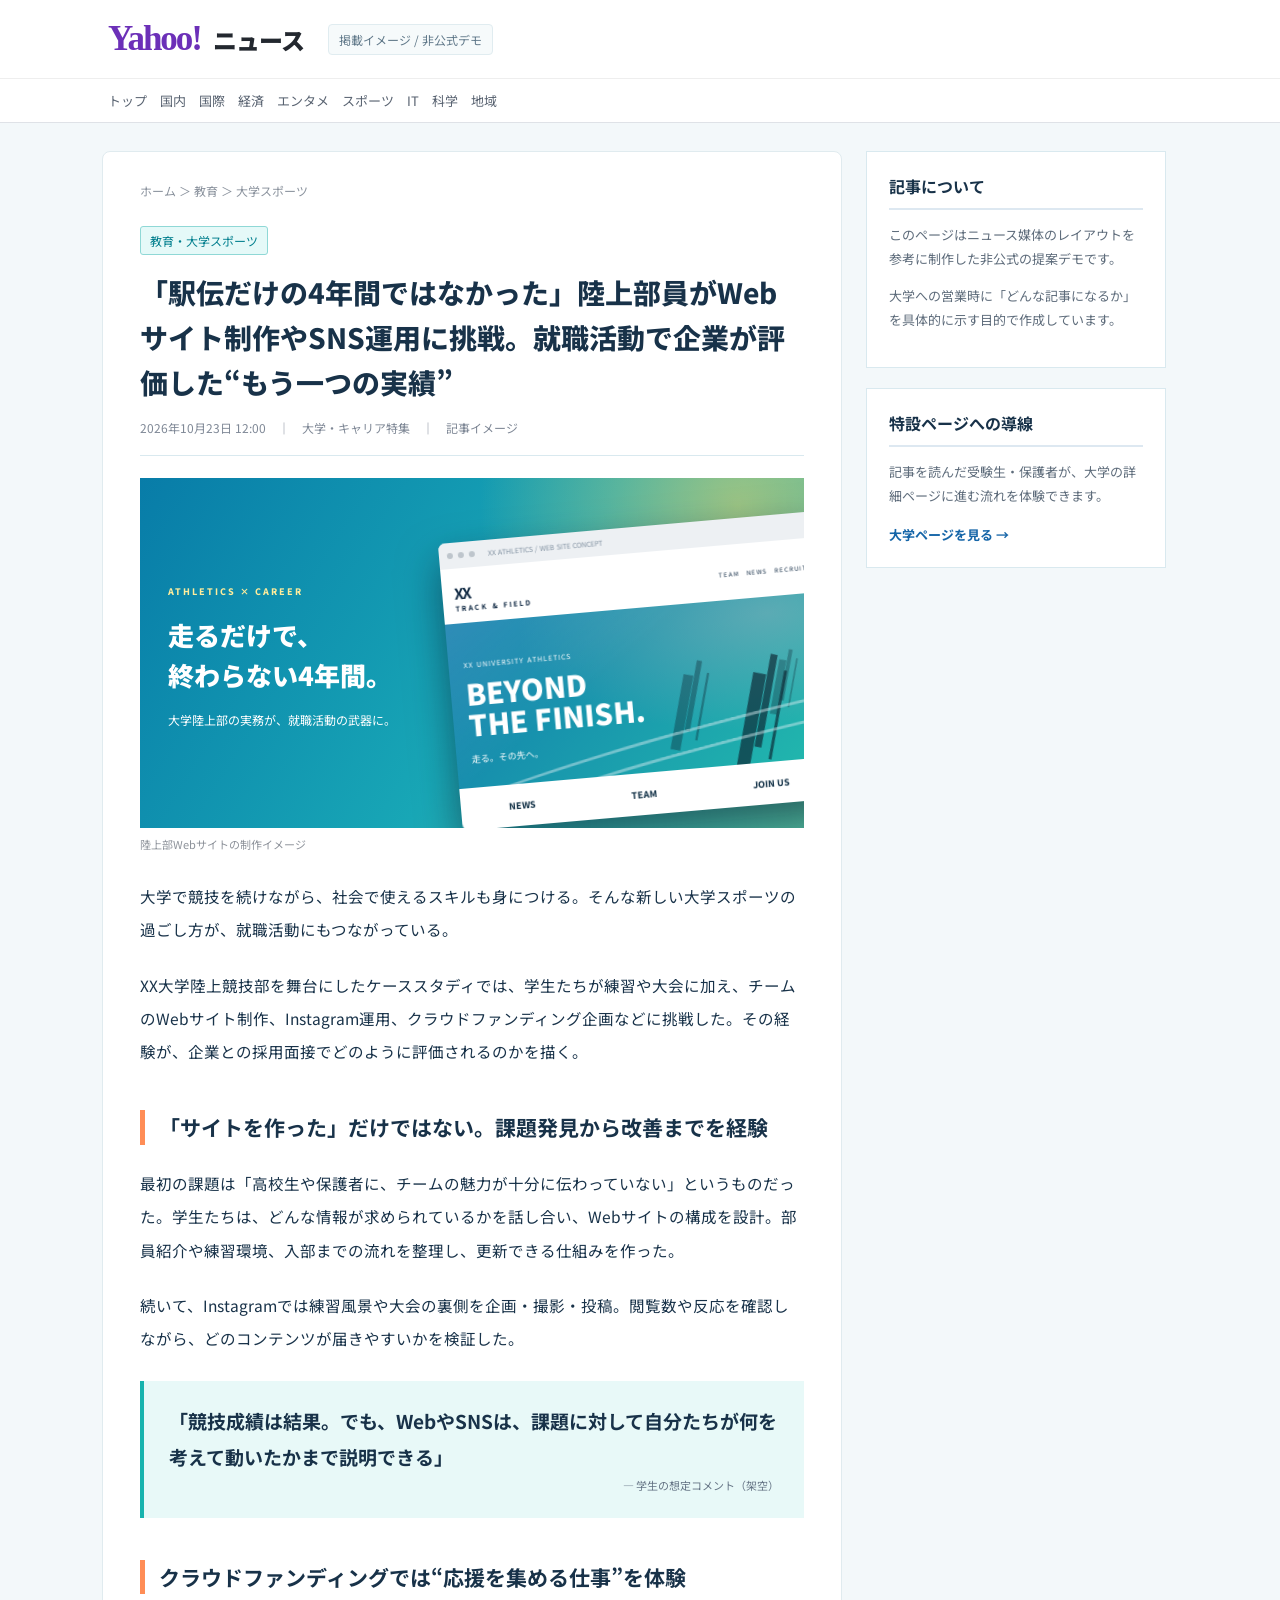
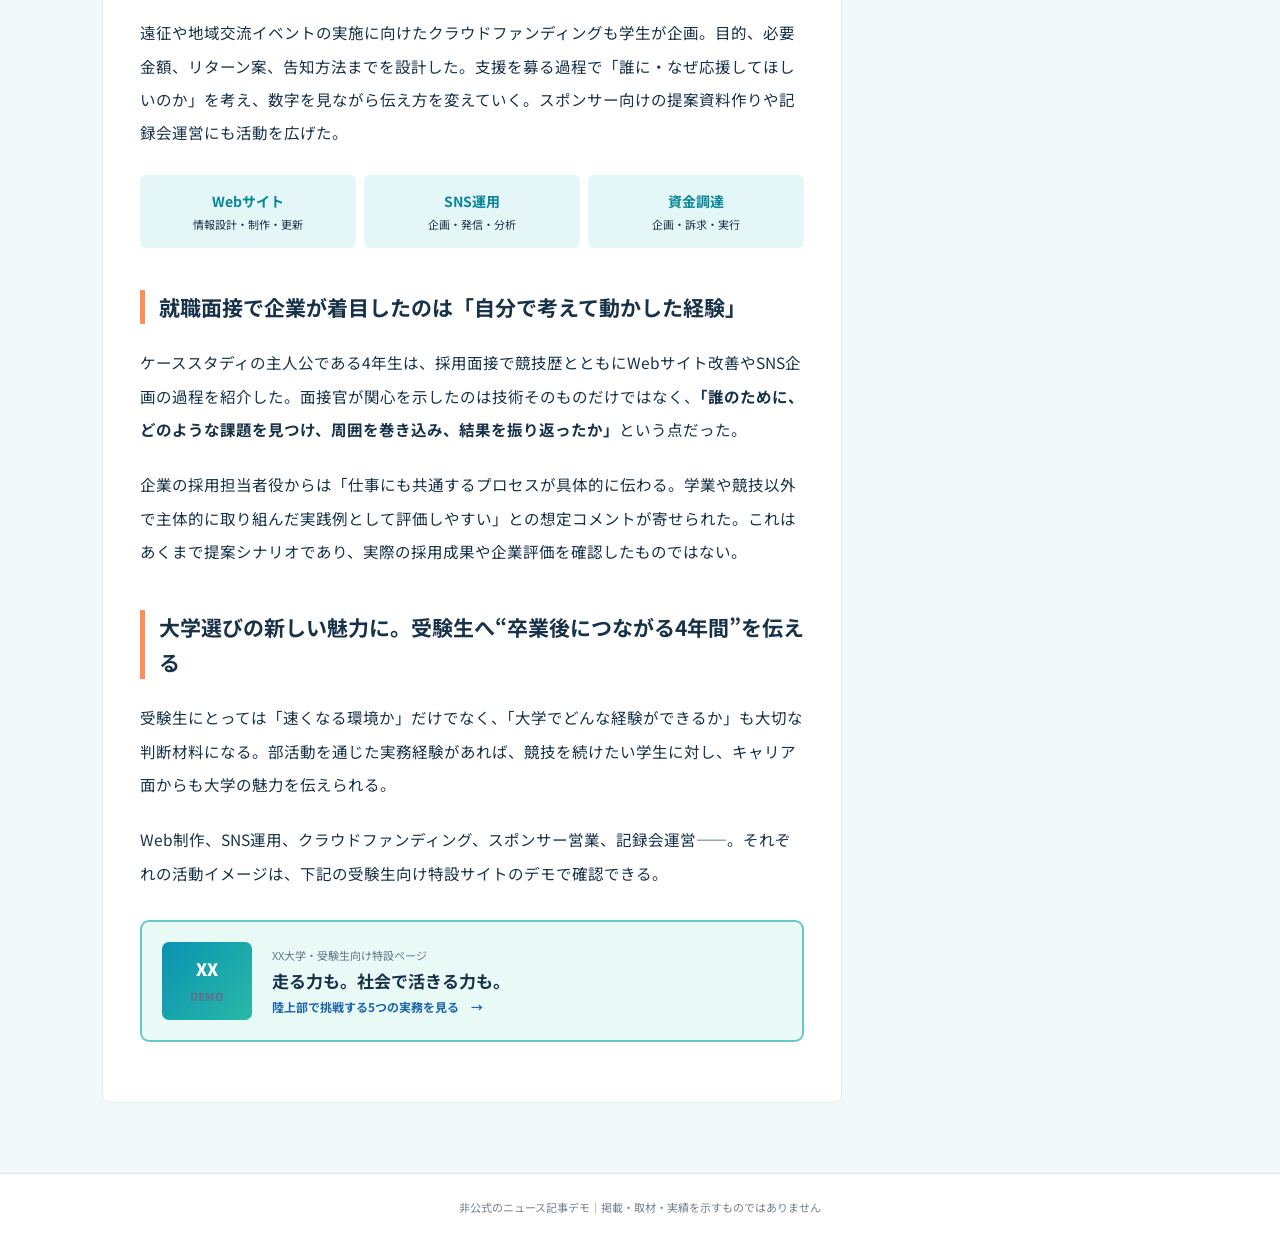
<file: index.html>
<!DOCTYPE html>
<html lang="ja"><head><meta charset="utf-8"/><meta content="width=device-width,initial-scale=1" name="viewport"/><title>大学陸上部の実務経験が就職活動の強みに｜ニュース記事デモ</title><link href="style.css" rel="stylesheet"/></head><body class="news-page">
<header class="news-header"><div class="news-header-inner"><a aria-label="Yahoo!ニュース風の記事デモ" class="yahoo-mark" href="index.html"><span class="yahoo-word">Yahoo!</span><span class="yahoo-news">ニュース</span></a><span class="header-demo">掲載イメージ / 非公式デモ</span></div><nav class="news-nav"><div>トップ　国内　国際　経済　エンタメ　スポーツ　IT　科学　地域</div></nav></header>
<main class="news-layout"><article class="news-article"><div class="news-breadcrumb">ホーム ＞ 教育 ＞ 大学スポーツ</div><div class="news-tag">教育・大学スポーツ</div><h1>「駅伝だけの4年間ではなかった」陸上部員がWebサイト制作やSNS運用に挑戦。就職活動で企業が評価した“もう一つの実績”</h1><div class="news-meta">2026年10月23日 12:00　｜　大学・キャリア特集　｜　記事イメージ</div><div class="news-hero"><div class="story-hero-heading"><small>ATHLETICS × CAREER</small><strong>走るだけで、<br/>終わらない4年間。</strong><span>大学陸上部の実務が、就職活動の武器に。</span></div><div class="story-web-preview"><div class="mock-browser"><div class="browser-dots"><i></i><i></i><i></i><span>XX ATHLETICS / WEB SITE CONCEPT</span></div><div class="track-site"><div class="track-site-head"><b>XX <em>TRACK &amp; FIELD</em></b><span>TEAM　NEWS　RECRUIT</span></div><div class="track-site-main"><div class="runners-art"><i></i><i></i><i></i><div class="lane lane1"></div><div class="lane lane2"></div></div><div class="track-site-overlay"><small>XX UNIVERSITY ATHLETICS</small><strong>BEYOND<br/>THE FINISH.</strong><span>走る。その先へ。</span></div></div><div class="track-site-cards"><span>NEWS</span><span>TEAM</span><span>JOIN US</span></div></div></div></div></div><p class="image-caption">陸上部Webサイトの制作イメージ</p>
<p>大学で競技を続けながら、社会で使えるスキルも身につける。そんな新しい大学スポーツの過ごし方が、就職活動にもつながっている。</p><p>XX大学陸上競技部を舞台にしたケーススタディでは、学生たちが練習や大会に加え、チームのWebサイト制作、Instagram運用、クラウドファンディング企画などに挑戦した。その経験が、企業との採用面接でどのように評価されるのかを描く。</p>
<h2>「サイトを作った」だけではない。課題発見から改善までを経験</h2><p>最初の課題は「高校生や保護者に、チームの魅力が十分に伝わっていない」というものだった。学生たちは、どんな情報が求められているかを話し合い、Webサイトの構成を設計。部員紹介や練習環境、入部までの流れを整理し、更新できる仕組みを作った。</p><p>続いて、Instagramでは練習風景や大会の裏側を企画・撮影・投稿。閲覧数や反応を確認しながら、どのコンテンツが届きやすいかを検証した。</p><div class="article-pullquote">「競技成績は結果。でも、WebやSNSは、課題に対して自分たちが何を考えて動いたかまで説明できる」<small>― 学生の想定コメント（架空）</small></div>
<h2>クラウドファンディングでは“応援を集める仕事”を体験</h2><p>遠征や地域交流イベントの実施に向けたクラウドファンディングも学生が企画。目的、必要金額、リターン案、告知方法までを設計した。支援を募る過程で「誰に・なぜ応援してほしいのか」を考え、数字を見ながら伝え方を変えていく。スポンサー向けの提案資料作りや記録会運営にも活動を広げた。</p><div class="news-mini-grid"><div><b>Webサイト</b><span>情報設計・制作・更新</span></div><div><b>SNS運用</b><span>企画・発信・分析</span></div><div><b>資金調達</b><span>企画・訴求・実行</span></div></div>
<h2>就職面接で企業が着目したのは「自分で考えて動かした経験」</h2><p>ケーススタディの主人公である4年生は、採用面接で競技歴とともにWebサイト改善やSNS企画の過程を紹介した。面接官が関心を示したのは技術そのものだけではなく、<strong>「誰のために、どのような課題を見つけ、周囲を巻き込み、結果を振り返ったか」</strong>という点だった。</p><p>企業の採用担当者役からは「仕事にも共通するプロセスが具体的に伝わる。学業や競技以外で主体的に取り組んだ実践例として評価しやすい」との想定コメントが寄せられた。これはあくまで提案シナリオであり、実際の採用成果や企業評価を確認したものではない。</p><h2>大学選びの新しい魅力に。受験生へ“卒業後につながる4年間”を伝える</h2><p>受験生にとっては「速くなる環境か」だけでなく、「大学でどんな経験ができるか」も大切な判断材料になる。部活動を通じた実務経験があれば、競技を続けたい学生に対し、キャリア面からも大学の魅力を伝えられる。</p><p>Web制作、SNS運用、クラウドファンディング、スポンサー営業、記録会運営――。それぞれの活動イメージは、下記の受験生向け特設サイトのデモで確認できる。</p>
<a class="article-link-card" href="university.html"><div class="linkcard-icon">XX<br/><small>DEMO</small></div><div><small>XX大学・受験生向け特設ページ</small><strong>走る力も。社会で活きる力も。</strong><span>陸上部で挑戦する5つの実務を見る　→</span></div></a></article><aside class="news-aside"><div class="sidebox"><b>記事について</b><p>このページはニュース媒体のレイアウトを参考に制作した非公式の提案デモです。</p><p>大学への営業時に「どんな記事になるか」を具体的に示す目的で作成しています。</p></div><div class="sidebox"><b>特設ページへの導線</b><p>記事を読んだ受験生・保護者が、大学の詳細ページに進む流れを体験できます。</p><a href="university.html">大学ページを見る →</a></div></aside></main><footer class="news-footer">非公式のニュース記事デモ｜掲載・取材・実績を示すものではありません</footer></body></html>
</file>
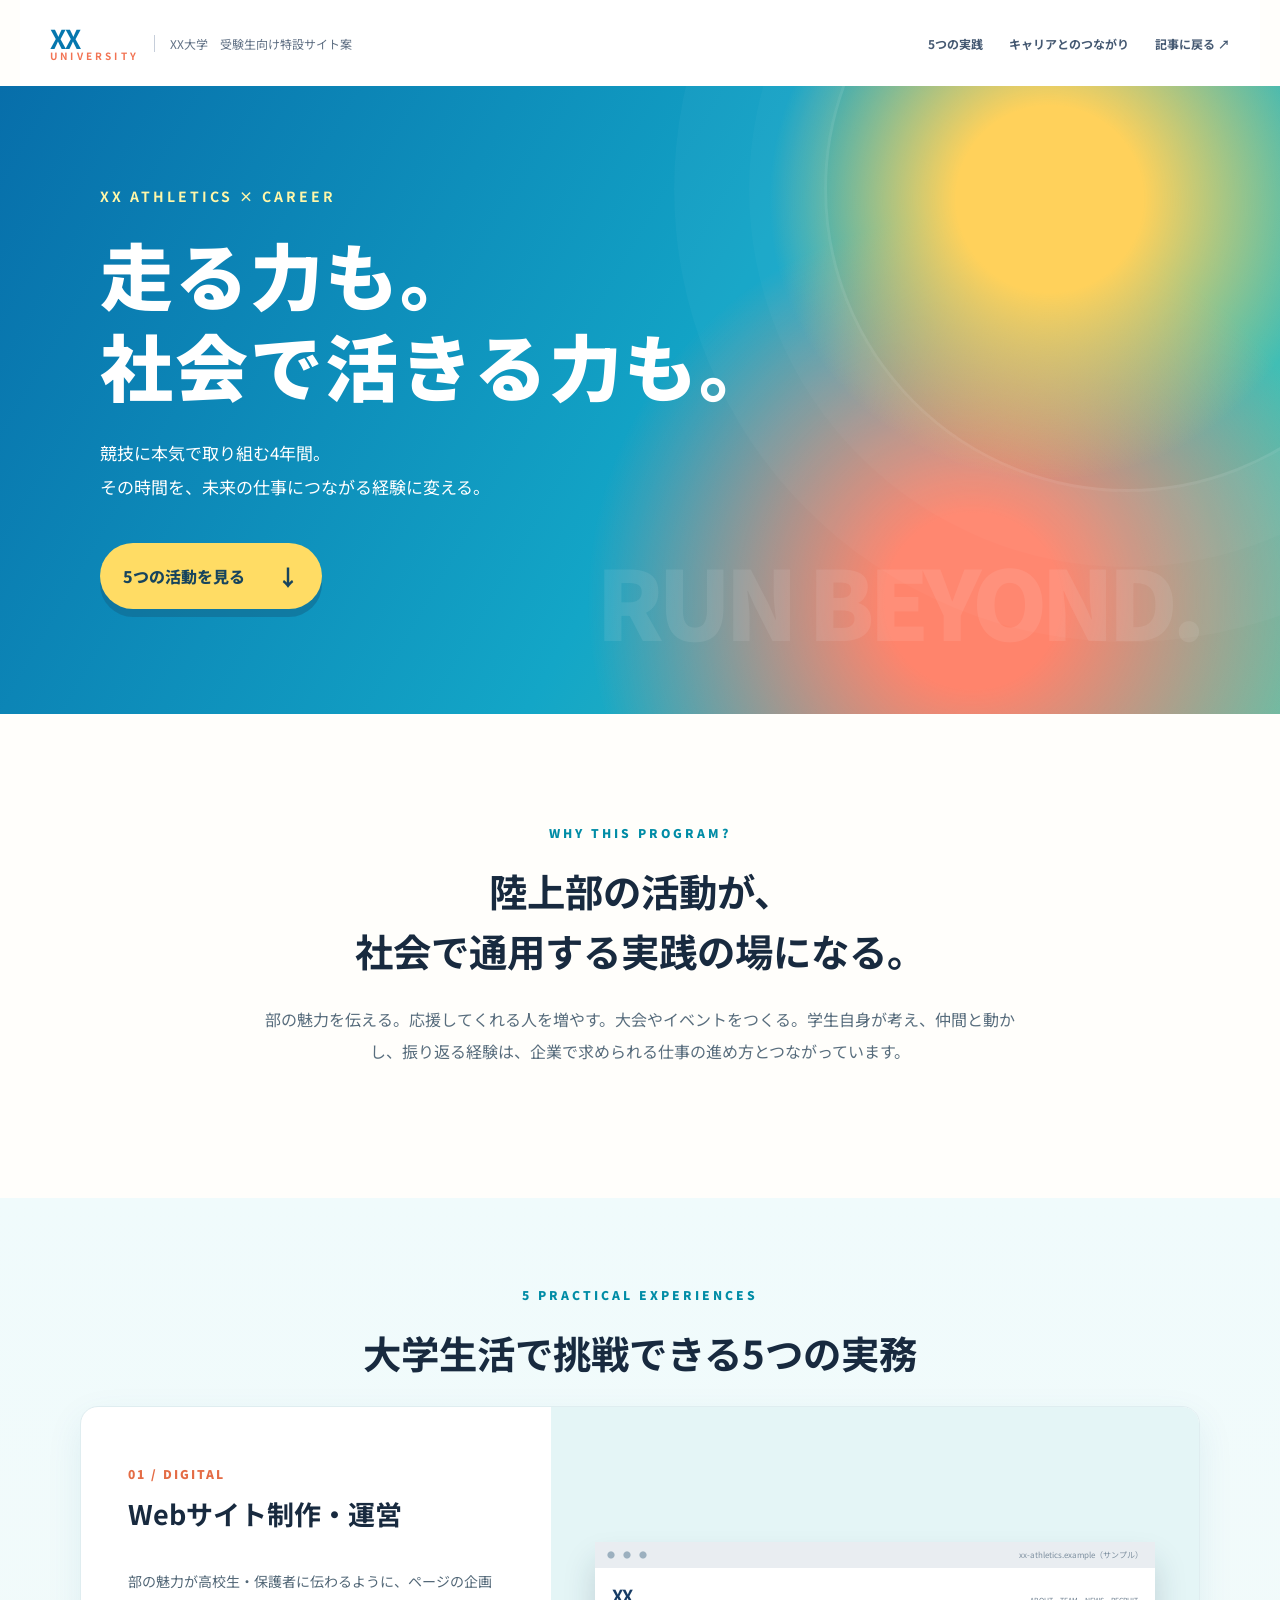
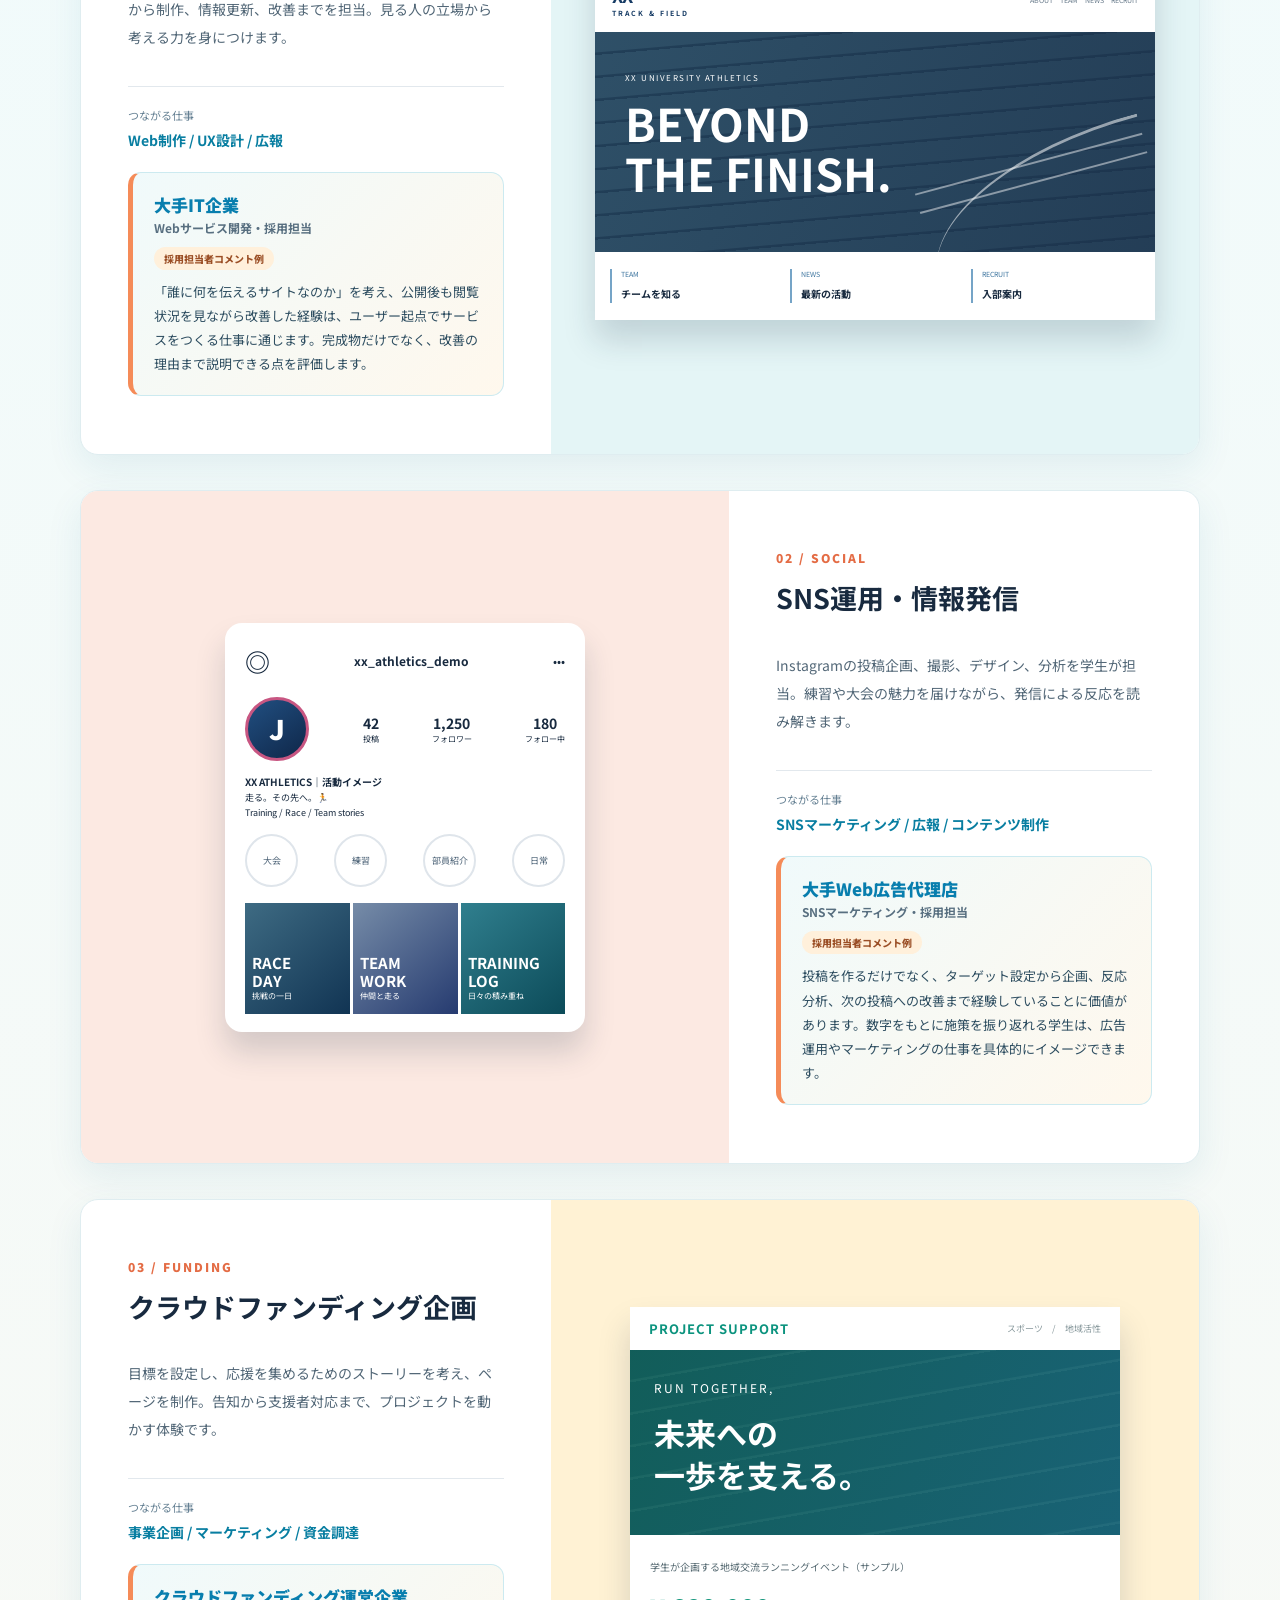
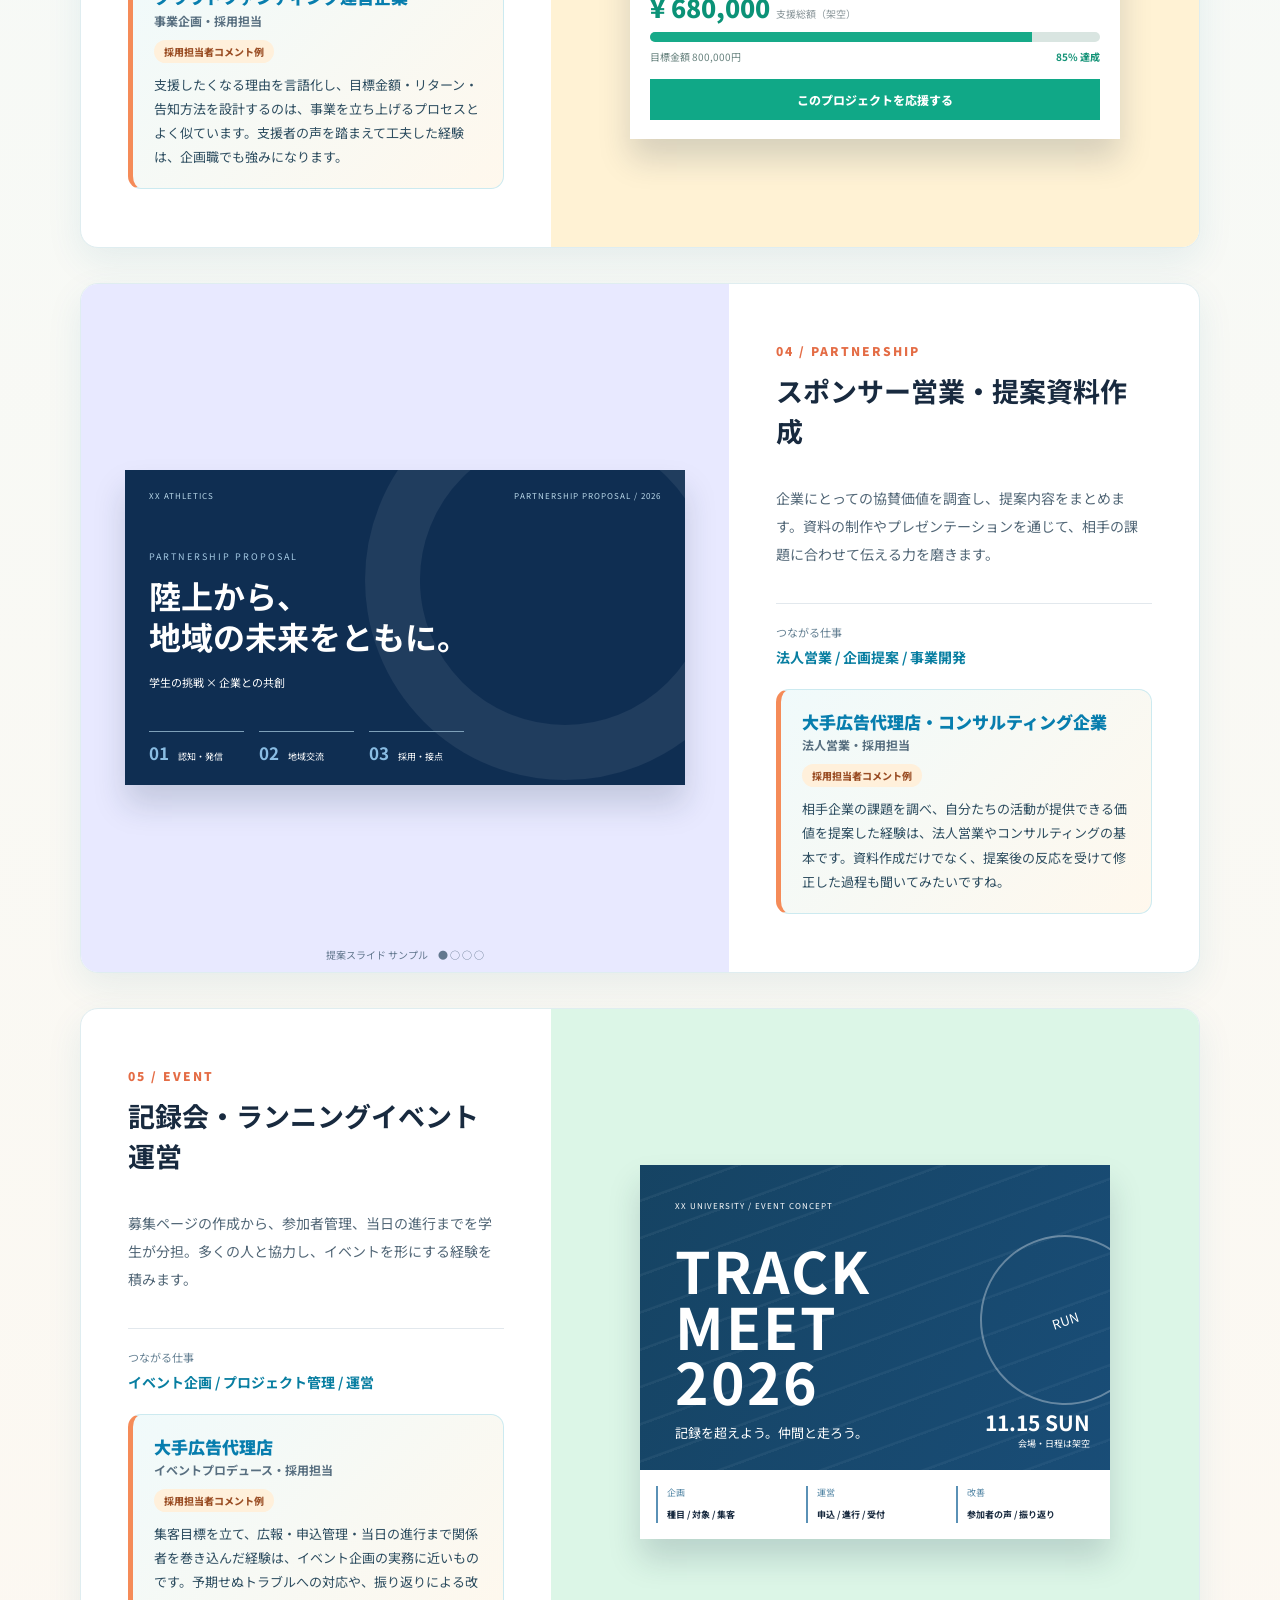
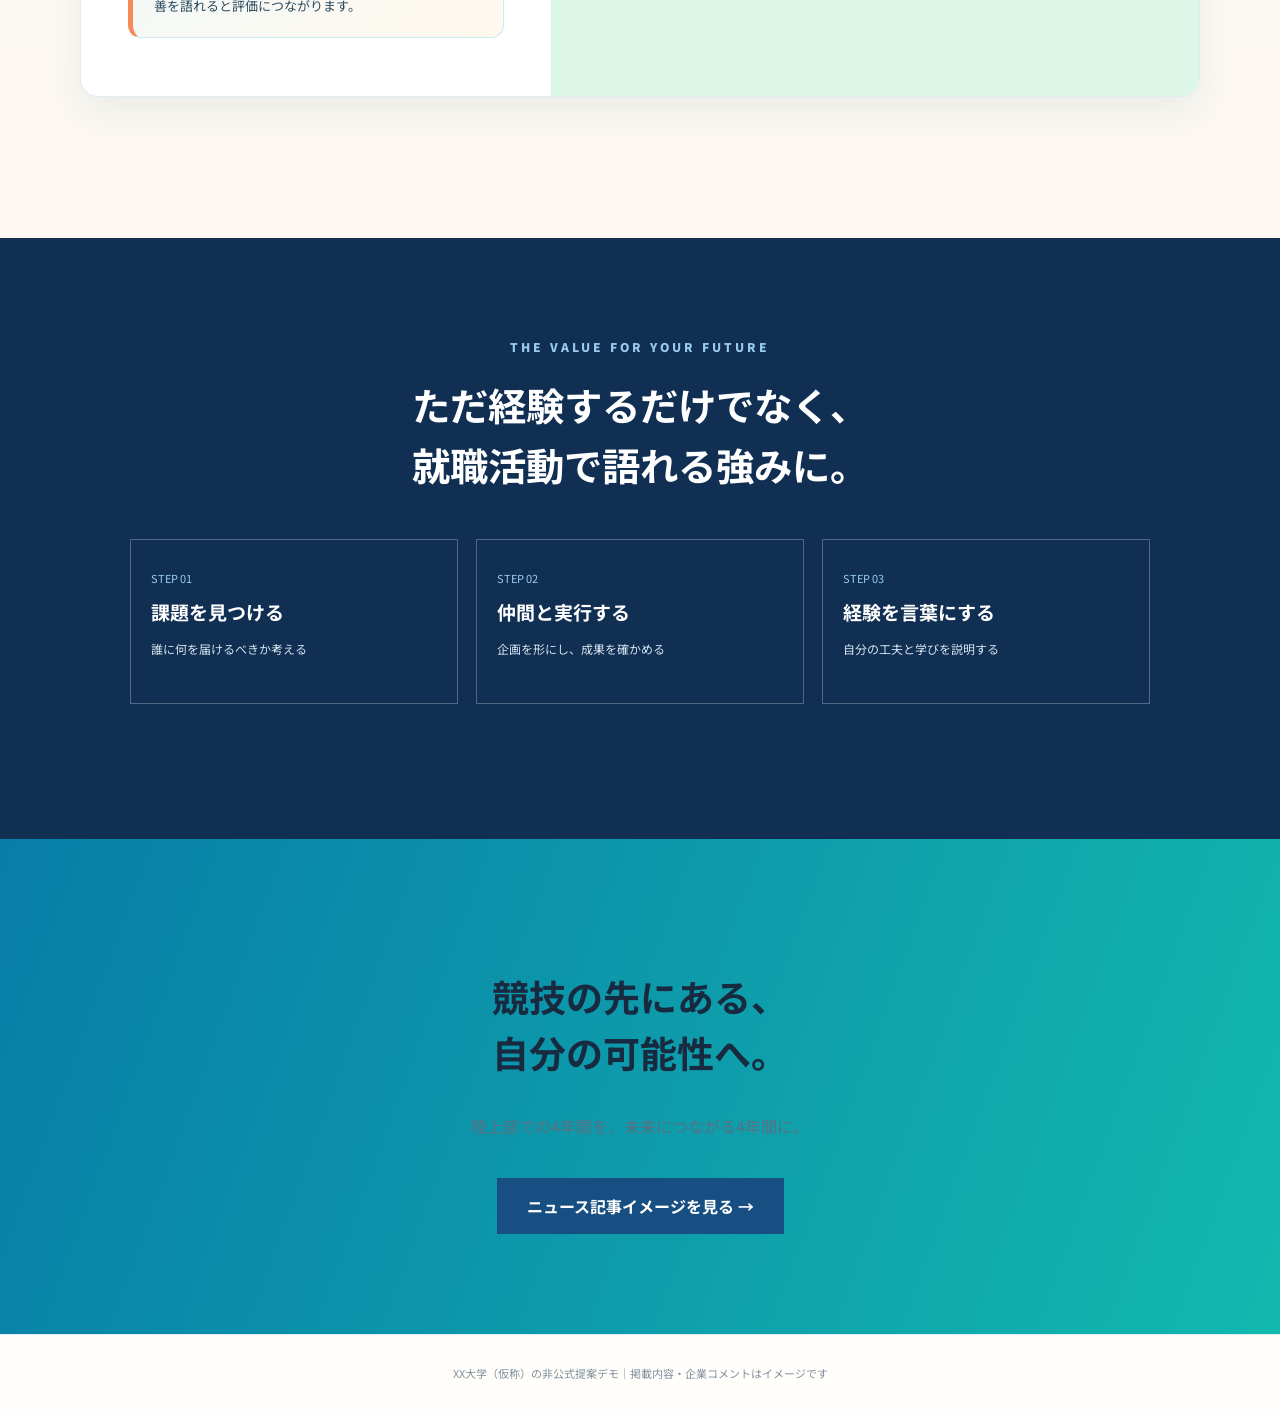
<file: university.html>
<!DOCTYPE html>

<html lang="ja"><head><meta charset="utf-8"/><meta content="width=device-width,initial-scale=1" name="viewport"/><title>走る力も。社会で活きる力も。｜XX大学・受験生向け構想デモ</title><link href="style.css" rel="stylesheet"/></head><body class="university-page"><header class="uni-header"><a class="uni-brand" href="university.html"><b>XX<span>UNIVERSITY</span></b><small>XX大学　受験生向け特設サイト案</small></a><nav><a href="#activities">5つの実践</a><a href="#future">キャリアとのつながり</a><a href="index.html">記事に戻る ↗</a></nav></header><section class="uni-hero"><div class="uni-hero-inner"><div class="uni-tag">XX ATHLETICS × CAREER</div><h1>走る力も。<br/>社会で活きる力も。</h1><p>競技に本気で取り組む4年間。<br/>その時間を、未来の仕事につながる経験に変える。</p><a class="uni-cta" href="#activities">5つの活動を見る <span>↓</span></a><div class="hero-line">RUN BEYOND.</div></div></section><main class="uni-main"><section class="uni-intro"><div class="section-eyebrow">WHY THIS PROGRAM?</div><h2>陸上部の活動が、<br/>社会で通用する実践の場になる。</h2><p>部の魅力を伝える。応援してくれる人を増やす。大会やイベントをつくる。学生自身が考え、仲間と動かし、振り返る経験は、企業で求められる仕事の進め方とつながっています。</p></section><section class="activity-section" id="activities"><div class="section-eyebrow">5 PRACTICAL EXPERIENCES</div><h2>大学生活で挑戦できる5つの実務</h2>
<article class="activity-row"><div class="activity-copy"><span class="activity-num">01 / DIGITAL</span><h3>Webサイト制作・運営</h3><p>部の魅力が高校生・保護者に伝わるように、ページの企画から制作、情報更新、改善までを担当。見る人の立場から考える力を身につけます。</p><div class="skill">つながる仕事 <b>Web制作 / UX設計 / 広報</b></div><aside aria-label="採用担当者からの評価イメージ" class="recruiter-voice"><div class="voice-company">大手IT企業</div><div class="voice-person">Webサービス開発・採用担当</div><span class="voice-demo-label">採用担当者コメント例</span><p>「誰に何を伝えるサイトなのか」を考え、公開後も閲覧状況を見ながら改善した経験は、ユーザー起点でサービスをつくる仕事に通じます。完成物だけでなく、改善の理由まで説明できる点を評価します。</p></aside></div><div class="showcase"><div class="site-mock"><div class="mock-browser-bar"><span class="dots">● ● ●</span><span>xx-athletics.example（サンプル）</span></div><div class="site-mock-top"><b>XX <small>TRACK &amp; FIELD</small></b><span>ABOUT　TEAM　NEWS　RECRUIT</span></div><div class="site-mock-cover"><small>XX UNIVERSITY ATHLETICS</small><strong>BEYOND<br/>THE FINISH.</strong><div class="running-track"><span></span><span></span></div></div><div class="site-mock-footer"><div><small>TEAM</small><b>チームを知る</b></div><div><small>NEWS</small><b>最新の活動</b></div><div><small>RECRUIT</small><b>入部案内</b></div></div></div></div></article>
<article class="activity-row reverse"><div class="activity-copy"><span class="activity-num">02 / SOCIAL</span><h3>SNS運用・情報発信</h3><p>Instagramの投稿企画、撮影、デザイン、分析を学生が担当。練習や大会の魅力を届けながら、発信による反応を読み解きます。</p><div class="skill">つながる仕事 <b>SNSマーケティング / 広報 / コンテンツ制作</b></div><aside aria-label="採用担当者からの評価イメージ" class="recruiter-voice"><div class="voice-company">大手Web広告代理店</div><div class="voice-person">SNSマーケティング・採用担当</div><span class="voice-demo-label">採用担当者コメント例</span><p>投稿を作るだけでなく、ターゲット設定から企画、反応分析、次の投稿への改善まで経験していることに価値があります。数字をもとに施策を振り返れる学生は、広告運用やマーケティングの仕事を具体的にイメージできます。</p></aside></div><div class="showcase instagram-showcase"><div class="instagram-mock"><div class="insta-top"><b>◎</b><strong>xx_athletics_demo</strong><span>•••</span></div><div class="insta-profile"><div class="profile-avatar">J</div><div><b>42</b><small>投稿</small></div><div><b>1,250</b><small>フォロワー</small></div><div><b>180</b><small>フォロー中</small></div></div><div class="insta-bio"><b>XX ATHLETICS｜活動イメージ</b><span>走る。その先へ。🏃</span><span>Training / Race / Team stories</span></div><div class="insta-highlights"><span>大会</span><span>練習</span><span>部員紹介</span><span>日常</span></div><div class="insta-grid"><div class="post-a"><b>RACE<br/>DAY</b><small>挑戦の一日</small></div><div class="post-b"><b>TEAM<br/>WORK</b><small>仲間と走る</small></div><div class="post-c"><b>TRAINING<br/>LOG</b><small>日々の積み重ね</small></div></div></div></div></article>
<article class="activity-row"><div class="activity-copy"><span class="activity-num">03 / FUNDING</span><h3>クラウドファンディング企画</h3><p>目標を設定し、応援を集めるためのストーリーを考え、ページを制作。告知から支援者対応まで、プロジェクトを動かす体験です。</p><div class="skill">つながる仕事 <b>事業企画 / マーケティング / 資金調達</b></div><aside aria-label="採用担当者からの評価イメージ" class="recruiter-voice"><div class="voice-company">クラウドファンディング運営企業</div><div class="voice-person">事業企画・採用担当</div><span class="voice-demo-label">採用担当者コメント例</span><p>支援したくなる理由を言語化し、目標金額・リターン・告知方法を設計するのは、事業を立ち上げるプロセスとよく似ています。支援者の声を踏まえて工夫した経験は、企画職でも強みになります。</p></aside></div><div class="showcase"><div class="crowd-mock"><div class="crowd-top"><strong>PROJECT SUPPORT</strong><span>スポーツ　/　地域活性</span></div><div class="crowd-image"><span>RUN TOGETHER,</span><strong>未来への<br/>一歩を支える。</strong></div><div class="crowd-details"><small>学生が企画する地域交流ランニングイベント（サンプル）</small><div class="crowd-amount">¥ 680,000 <span>支援総額（架空）</span></div><div class="progress"><i></i></div><div class="crowd-stats"><span>目標金額 800,000円</span><b>85% 達成</b></div><div class="crowd-button">このプロジェクトを応援する</div></div></div></div></article>
<article class="activity-row reverse"><div class="activity-copy"><span class="activity-num">04 / PARTNERSHIP</span><h3>スポンサー営業・提案資料作成</h3><p>企業にとっての協賛価値を調査し、提案内容をまとめます。資料の制作やプレゼンテーションを通じて、相手の課題に合わせて伝える力を磨きます。</p><div class="skill">つながる仕事 <b>法人営業 / 企画提案 / 事業開発</b></div><aside aria-label="採用担当者からの評価イメージ" class="recruiter-voice"><div class="voice-company">大手広告代理店・コンサルティング企業</div><div class="voice-person">法人営業・採用担当</div><span class="voice-demo-label">採用担当者コメント例</span><p>相手企業の課題を調べ、自分たちの活動が提供できる価値を提案した経験は、法人営業やコンサルティングの基本です。資料作成だけでなく、提案後の反応を受けて修正した過程も聞いてみたいですね。</p></aside></div><div class="showcase pitch-showcase"><div class="slide-mock"><div class="slide-top"><span>XX ATHLETICS</span><span>PARTNERSHIP PROPOSAL / 2026</span></div><div class="slide-main"><small>PARTNERSHIP PROPOSAL</small><strong>陸上から、<br/>地域の未来をともに。</strong><span>学生の挑戦 × 企業との共創</span></div><div class="slide-bottom"><div><b>01</b><small>認知・発信</small></div><div><b>02</b><small>地域交流</small></div><div><b>03</b><small>採用・接点</small></div></div></div><div class="slides-pagination">提案スライド サンプル　● ○ ○ ○</div></div></article>
<article class="activity-row"><div class="activity-copy"><span class="activity-num">05 / EVENT</span><h3>記録会・ランニングイベント運営</h3><p>募集ページの作成から、参加者管理、当日の進行までを学生が分担。多くの人と協力し、イベントを形にする経験を積みます。</p><div class="skill">つながる仕事 <b>イベント企画 / プロジェクト管理 / 運営</b></div><aside aria-label="採用担当者からの評価イメージ" class="recruiter-voice"><div class="voice-company">大手広告代理店</div><div class="voice-person">イベントプロデュース・採用担当</div><span class="voice-demo-label">採用担当者コメント例</span><p>集客目標を立て、広報・申込管理・当日の進行まで関係者を巻き込んだ経験は、イベント企画の実務に近いものです。予期せぬトラブルへの対応や、振り返りによる改善を語れると評価につながります。</p></aside></div><div class="showcase"><div class="event-mock"><div class="event-poster"><div class="event-circle">RUN</div><small>XX UNIVERSITY / EVENT CONCEPT</small><strong>TRACK<br/>MEET<br/>2026</strong><span>記録を超えよう。仲間と走ろう。</span><div class="event-poster-bottom"><b>11.15 SUN</b><small>会場・日程は架空</small></div></div><div class="event-bottom"><div><small>企画</small><b>種目 / 対象 / 集客</b></div><div><small>運営</small><b>申込 / 進行 / 受付</b></div><div><small>改善</small><b>参加者の声 / 振り返り</b></div></div></div></div></article></section>
<section class="future-section" id="future"><div class="section-eyebrow">THE VALUE FOR YOUR FUTURE</div><h2>ただ経験するだけでなく、<br/>就職活動で語れる強みに。</h2><div class="future-steps"><div><small>STEP 01</small><b>課題を見つける</b><p>誰に何を届けるべきか考える</p></div><div><small>STEP 02</small><b>仲間と実行する</b><p>企画を形にし、成果を確かめる</p></div><div><small>STEP 03</small><b>経験を言葉にする</b><p>自分の工夫と学びを説明する</p></div></div></section><section class="uni-ending"><h2>競技の先にある、<br/>自分の可能性へ。</h2><p>陸上部での4年間を、未来につながる4年間に。</p><a href="index.html">ニュース記事イメージを見る →</a></section></main><footer class="uni-footer">XX大学（仮称）の非公式提案デモ｜掲載内容・企業コメントはイメージです</footer></body></html>
</file>
<file: style.css>
@import url('https://fonts.googleapis.com/css2?family=Noto+Sans+JP:wght@400;500;600;700;800;900&display=swap');
:root{--ink:#182433;--blue:#123c78;--navy:#102d55;--line:#e0e5ec;--muted:#677381}*{box-sizing:border-box}html{scroll-behavior:smooth}body{margin:0;font-family:'Noto Sans JP',-apple-system,BlinkMacSystemFont,'Hiragino Kaku Gothic ProN',sans-serif;color:var(--ink)}a{color:inherit;text-decoration:none}p{line-height:1.95}h1,h2,h3{line-height:1.5} .news-page{background:#f6f7f9}.news-header{background:white;border-bottom:1px solid #dfe2e7}.news-header-inner{max-width:1100px;margin:auto;padding:19px 18px;display:flex;align-items:center;gap:24px}.yahoo-mark{display:flex;align-items:center;gap:12px}.yahoo-word{font-family:Georgia,serif;font-weight:900;font-size:35px;letter-spacing:-2px;color:#6c30b8}.yahoo-news{font-weight:900;font-size:24px;color:#23282f;letter-spacing:-1px}.header-demo{font-size:12px;color:#a04c28;border:1px solid #ead4c5;background:#fff6ed;padding:6px 10px;border-radius:4px}.news-nav{border-top:1px solid #eee}.news-nav>div{max-width:1100px;margin:auto;padding:12px 18px;font-size:13px;color:#596371}.news-layout{max-width:1100px;margin:28px auto 70px;display:grid;grid-template-columns:minmax(0,740px) 300px;gap:24px;padding:0 12px;align-items:start}.news-article{background:#fff;border:1px solid #e8e9ed;padding:30px 37px}.notice{padding:12px 15px;background:#fff7ec;border-left:3px solid #de9c54;color:#745338;font-size:12px;line-height:1.8;margin-bottom:24px}.news-breadcrumb{font-size:12px;color:#8a929d;margin-bottom:27px}.news-tag{display:inline-block;font-size:12px;border:1px solid #abc7e6;color:#29629e;border-radius:3px;padding:5px 9px}.news-article h1{font-size:28px;font-weight:800;line-height:1.6;margin:15px 0}.news-meta{font-size:12px;color:#7f8896;border-bottom:1px solid var(--line);padding:0 0 19px;margin-bottom:22px}.news-article>p{font-size:15.5px;line-height:2.15;margin:22px 0}.news-article h2{font-size:21px;line-height:1.65;border-left:5px solid #536b8f;padding-left:14px;margin:42px 0 18px}.news-hero{min-height:350px;background:linear-gradient(125deg,#102c4b,#345a80 48%,#142f50);display:grid;grid-template-columns:43% 57%;align-items:center;overflow:hidden;color:#fff}.story-hero-heading{padding:35px 10px 35px 28px;position:relative;z-index:2}.story-hero-heading small{color:#a9cde8;letter-spacing:2px;font-size:9px;font-weight:800}.story-hero-heading strong{display:block;font-size:26px;line-height:1.55;margin:15px 0;font-weight:900}.story-hero-heading span{display:block;font-size:12px;line-height:1.7}.story-web-preview{transform:rotate(-5deg) translate(22px,20px);filter:drop-shadow(0 18px 20px #07162988)}.mock-browser{background:white;border-radius:7px;overflow:hidden;min-height:249px}.browser-dots{background:#edf0f3;height:26px;padding:8px;display:flex;gap:5px;align-items:center}.browser-dots i{width:6px;height:6px;background:#bec5cc;border-radius:50%}.browser-dots span{margin-left:8px;color:#8090a0;font-size:7px}.track-site-head{color:#102943;padding:14px 12px 10px;display:flex;justify-content:space-between;align-items:center}.track-site-head b{font-size:15px;letter-spacing:-1px}.track-site-head em{font-style:normal;font-size:7px;display:block;letter-spacing:2px}.track-site-head span{font-size:6px;letter-spacing:1px}.track-site-main{height:165px;position:relative;overflow:hidden;background:linear-gradient(135deg,#406884,#0f2435)}.runners-art{position:absolute;inset:0;background:linear-gradient(145deg,#ffffff20,transparent 40%),radial-gradient(ellipse at 85% 10%,#a4b5bc77,transparent 55%)}.runners-art>i{position:absolute;height:100px;width:13px;background:#091b28;right:20%;top:45%;transform:rotate(15deg);box-shadow:11px -24px 0 -3px #091b28,25px -12px 0 -5px #091b28;opacity:.62}.runners-art>i:nth-child(2){right:38%;top:35%;transform:scale(.76) rotate(15deg);opacity:.35}.runners-art>i:nth-child(3){right:12%;top:25%;transform:scale(.55) rotate(15deg);opacity:.3}.lane{position:absolute;width:200%;height:90px;left:-30%;bottom:-66px;border-top:3px solid #d9ebf077;border-radius:50%;transform:rotate(-10deg)}.lane2{bottom:-45px}.track-site-overlay{position:absolute;left:15px;bottom:20px;z-index:1}.track-site-overlay small{font-size:7px;letter-spacing:1px}.track-site-overlay strong{display:block;font-size:29px;line-height:1.05;margin:5px 0;font-weight:900}.track-site-overlay span{font-size:9px}.track-site-cards{height:42px;color:#19374c;display:flex;justify-content:space-around;align-items:center;font-size:9px;font-weight:800}.image-caption{font-size:11px!important;color:#8d929a;margin:8px 0 27px!important;line-height:1.5!important}.article-pullquote{background:#f1f5f9;border-left:4px solid #486e9f;padding:22px 25px;font-size:19px;font-weight:700;line-height:1.9;margin:25px 0}.article-pullquote small{display:block;text-align:right;font-size:11px;font-weight:400;color:#667586}.news-mini-grid{display:grid;grid-template-columns:repeat(3,1fr);gap:8px;margin:25px 0}.news-mini-grid>div{background:#ecf2f8;padding:16px 9px;text-align:center}.news-mini-grid b{display:block;font-size:14px;color:#153d68}.news-mini-grid span{display:block;font-size:11px;margin-top:5px}.article-link-card{display:flex;align-items:center;gap:20px;padding:20px;border:2px solid #c5d9e9;background:#f7fbff;transition:.2s;margin:30px 0}.article-link-card:hover{border-color:#5484ad;transform:translateY(-2px)}.linkcard-icon{background:#103f78;color:white;padding:14px;font-size:17px;min-width:90px;text-align:center;font-weight:900}.linkcard-icon small{font-size:10px}.article-link-card>div:nth-child(2){display:flex;flex-direction:column;gap:5px}.article-link-card small{color:#60758d;font-size:11px}.article-link-card strong{font-size:17px}.article-link-card span{font-size:12px;color:#1e67af;font-weight:700}.article-endnote{font-size:11px;color:#8b929b;border-top:1px solid #e7e9ed;padding-top:18px;line-height:1.8}.news-aside{display:grid;gap:20px}.sidebox{background:white;border:1px solid var(--line);padding:22px}.sidebox b{display:block;border-bottom:2px solid #dde8f1;padding-bottom:10px}.sidebox p{font-size:13px;line-height:1.85;color:#5e6c7b}.sidebox a{font-size:13px;color:#1565a8;font-weight:700}.news-footer{text-align:center;background:white;border-top:1px solid #e0e4ea;padding:25px;font-size:11px;color:#77818e}
/* University landing page */
.university-page{background:#fff;color:#182a3f}.uni-header{height:86px;max-width:1240px;padding:0 30px;margin:auto;display:flex;align-items:center;justify-content:space-between;gap:20px}.uni-brand{display:flex;align-items:center;gap:15px}.uni-brand>b{font-size:26px;letter-spacing:-1.4px;color:#124a88;line-height:1}.uni-brand>b span{display:block;font-size:10px;letter-spacing:3.2px}.uni-brand small{border-left:1px solid #c6ceda;padding-left:15px;color:#607084;font-size:12px}.uni-header nav{display:flex;gap:26px;font-size:12px;font-weight:700;color:#455972}.uni-header nav a:hover{color:#1f6caa}.uni-notice{background:#fff6ea;text-align:center;font-size:11px;padding:10px;color:#885a29}.uni-hero{color:white;background:linear-gradient(115deg,#123a65d9,#092c55e9),repeating-linear-gradient(165deg,transparent,transparent 65px,#ffffff20 67px,#ffffff20 70px),#234d7e;position:relative;overflow:hidden}.uni-hero:after{content:"";position:absolute;width:600px;height:600px;border:3px solid #ffffff19;border-radius:50%;right:-150px;top:-200px;box-shadow:0 0 0 75px #ffffff06,0 0 0 150px #ffffff07}.uni-hero-inner{max-width:1140px;margin:auto;padding:100px 30px 105px;position:relative;z-index:1}.uni-tag{font-size:14px;color:#a8cde8;letter-spacing:3px;font-weight:700}.uni-hero h1{font-size:clamp(42px,5.7vw,76px);line-height:1.25;letter-spacing:2px;margin:22px 0 26px;font-weight:900}.uni-hero p{font-size:17px;line-height:2}.uni-cta{display:inline-flex;gap:32px;align-items:center;background:white;color:#123e6c;padding:17px 23px;font-weight:800;margin-top:22px}.uni-cta span{font-size:22px}.hero-line{position:absolute;right:10px;bottom:45px;color:#ffffff16;font-size:96px;font-weight:900;letter-spacing:-6px;pointer-events:none}.uni-main{overflow:hidden}.uni-intro{text-align:center;padding:110px 20px 115px;max-width:810px;margin:auto}.section-eyebrow{color:#3078b4;letter-spacing:3px;font-size:12px;font-weight:900}.uni-intro h2,.activity-section>h2,.future-section h2{font-size:clamp(27px,3vw,39px);margin:20px 0 24px;line-height:1.55}.uni-intro p{color:#586d7d;font-size:16px}.activity-section{background:#f5f8fb;padding:88px 20px 106px;text-align:center}.section-sub{font-size:13px;color:#788898;margin-bottom:50px}.activity-row{max-width:1120px;margin:0 auto 35px;background:white;display:grid;grid-template-columns:42% 58%;min-height:435px;text-align:left;box-shadow:0 10px 35px #1237580b}.activity-row.reverse{grid-template-columns:58% 42%}.activity-row.reverse>.activity-copy{order:2}.activity-row.reverse>.showcase{order:1}.activity-copy{padding:58px 47px;display:flex;flex-direction:column;justify-content:center}.activity-num{font-size:12px;color:#337ebd;font-weight:900;letter-spacing:2px}.activity-copy h3{font-size:27px;margin:12px 0 18px}.activity-copy p{font-size:14px;line-height:2;color:#526777}.skill{border-top:1px solid #e2e8ed;margin-top:21px;padding-top:20px;color:#658093;font-size:11px}.skill b{display:block;font-size:14px;color:#22517d;margin-top:7px}.showcase{background:linear-gradient(135deg,#e2ecf3,#c4d6e7);padding:35px;display:flex;align-items:center;justify-content:center;position:relative;overflow:hidden}.site-mock,.crowd-mock,.instagram-mock,.slide-mock,.event-mock{width:100%;max-width:560px;box-shadow:0 20px 30px #1630472c;background:white;overflow:hidden}.mock-browser-bar{background:#e9edf1;color:#7d8f9f;height:26px;display:flex;align-items:center;justify-content:space-between;padding:0 12px;font-size:8px}.dots{color:#9cb0bf;letter-spacing:3px}.site-mock-top{display:flex;align-items:center;justify-content:space-between;padding:14px 17px}.site-mock-top b{color:#173c65;font-size:18px;letter-spacing:-1px}.site-mock-top small{display:block;font-size:7px;letter-spacing:2px}.site-mock-top span{font-size:7px;color:#6a7c8c}.site-mock-cover{height:220px;background:linear-gradient(115deg,#16334d99,#172d47c9),repeating-linear-gradient(175deg,#537b8f,#537b8f 20px,#325168 21px,#325168 23px);padding:30px;color:white;position:relative}.site-mock-cover>small{font-size:8px;letter-spacing:1.5px}.site-mock-cover>strong{display:block;font-size:45px;line-height:1.12;margin-top:12px}.running-track{position:absolute;bottom:0;right:0;width:42%;height:50%;border-radius:100% 0 0 0;border-top:3px solid #ffffff88;transform:rotate(-15deg)}.running-track span{display:block;border-top:2px solid #ffffff77;margin-top:17px}.site-mock-footer{display:flex;padding:17px 15px;gap:12px}.site-mock-footer div{flex:1;border-left:2px solid #75a4c7;padding-left:9px}.site-mock-footer small{font-size:7px;display:block;color:#4077a0}.site-mock-footer b{font-size:10px}.instagram-showcase{background:linear-gradient(145deg,#e4c0cc,#e9dde6,#b6cce8)}.instagram-mock{max-width:360px;border-radius:17px;border:6px solid #fff;padding:12px 14px}.insta-top{display:flex;justify-content:space-between;align-items:center;font-size:12px;padding:2px 0 18px}.insta-top>b{font-size:25px}.insta-profile{display:flex;align-items:center;justify-content:space-between;text-align:center;gap:9px}.insta-profile>div:not(:first-child){display:flex;flex-direction:column}.insta-profile b{font-size:14px}.insta-profile small{font-size:8px}.profile-avatar{width:64px;height:64px;border:3px solid #c85682;background:linear-gradient(145deg,#214f81,#0f2749);color:white;display:grid;place-items:center;font-size:27px;font-weight:900;border-radius:50%}.insta-bio{display:flex;flex-direction:column;gap:2px;margin:13px 0 15px;font-size:9px}.insta-bio b{font-size:10px}.insta-highlights{display:flex;justify-content:space-between;gap:10px;margin-bottom:16px}.insta-highlights span{border:2px solid #dfe5eb;border-radius:50%;width:53px;height:53px;display:grid;place-items:center;font-size:9px;color:#4e6478}.insta-grid{display:grid;grid-template-columns:repeat(3,1fr);gap:3px}.insta-grid>div{height:111px;color:white;padding:13px 7px;display:flex;flex-direction:column;justify-content:end}.insta-grid b{font-size:15px;line-height:1.2}.insta-grid small{font-size:8px}.post-a{background:linear-gradient(140deg,#3e6b83,#113453)}.post-b{background:linear-gradient(140deg,#768ca8,#263b70)}.post-c{background:linear-gradient(140deg,#307f8e,#0c4b59)}.visual-note{position:absolute;bottom:12px;right:15px;color:#705966;font-size:9px}.crowd-mock{max-width:490px}.crowd-top{padding:12px 19px;display:flex;justify-content:space-between;align-items:center}.crowd-top strong{color:#0b937e;font-size:13px;letter-spacing:1px}.crowd-top span{font-size:9px;color:#8a9a9e}.crowd-image{background:linear-gradient(115deg,#07574eaa,#125e78aa),repeating-linear-gradient(170deg,#276a70,#276a70 29px,#438484 30px,#438484 32px);height:185px;color:white;padding:24px}.crowd-image span{font-size:12px;letter-spacing:2px}.crowd-image strong{display:block;font-size:31px;margin-top:14px;line-height:1.35}.crowd-details{padding:17px 20px 19px}.crowd-details>small{font-size:10px;color:#566a72}.crowd-amount{font-size:25px;font-weight:900;color:#0b9277;margin:13px 0 7px}.crowd-amount span{font-size:10px;color:#8a969a;font-weight:400}.progress{height:10px;background:#d9e5e1;border-radius:10px;overflow:hidden}.progress i{display:block;width:85%;height:100%;background:#17aa89}.crowd-stats{display:flex;justify-content:space-between;font-size:10px;color:#66817d;margin-top:7px}.crowd-stats b{color:#129276}.crowd-button{background:#10a887;color:white;text-align:center;margin-top:15px;padding:12px;font-size:12px;font-weight:800}.pitch-showcase{background:linear-gradient(145deg,#d8e1ef,#c5ccd9)}.slide-mock{aspect-ratio:16/9;background:#0f2e52;color:white;padding:20px 24px;display:flex;flex-direction:column;justify-content:space-between;position:relative}.slide-mock:after{content:"";position:absolute;width:290px;height:290px;border:55px solid #ffffff12;border-radius:50%;right:-80px;top:-90px}.slide-top{display:flex;justify-content:space-between;font-size:8px;color:#bbd9ea;letter-spacing:1px;z-index:1}.slide-main{position:relative;z-index:1}.slide-main small{font-size:9px;color:#a5c9e3;letter-spacing:2px}.slide-main strong{display:block;font-size:clamp(19px,2.5vw,37px);line-height:1.3;margin:10px 0}.slide-main>span{font-size:11px}.slide-bottom{display:flex;gap:15px;z-index:1}.slide-bottom div{border-top:1px solid #7ea0b9;min-width:95px;padding-top:8px}.slide-bottom b{font-size:17px;margin-right:9px;color:#8abde3}.slide-bottom small{font-size:9px}.slides-pagination{position:absolute;bottom:10px;color:#62778e;font-size:10px}.event-mock{max-width:470px}.event-poster{min-height:305px;background:linear-gradient(115deg,#0a3658bd,#124674cc),repeating-linear-gradient(160deg,#366982,#366982 32px,#638ea1 33px,#638ea1 35px);color:#fff;padding:25px 35px;position:relative;overflow:hidden}.event-poster>small{font-size:8px;letter-spacing:1px}.event-poster>strong{display:block;font-size:57px;line-height:.97;letter-spacing:2px;margin:28px 0 11px}.event-poster>span{font-size:13px}.event-circle{position:absolute;border:2px solid #ffffff55;border-radius:50%;font-size:13px;width:170px;height:170px;right:-40px;top:70px;display:grid;place-items:center;transform:rotate(-18deg)}.event-poster-bottom{position:absolute;right:20px;bottom:20px;display:flex;flex-direction:column;text-align:right}.event-poster-bottom b{font-size:21px}.event-poster-bottom small{font-size:9px}.event-bottom{display:grid;grid-template-columns:repeat(3,1fr);gap:12px;padding:16px}.event-bottom div{border-left:2px solid #5a91b6;padding-left:9px}.event-bottom small{font-size:9px;color:#5386a5;display:block}.event-bottom b{font-size:9px}.future-section{background:#102f53;color:white;padding:100px 20px;text-align:center}.future-section .section-eyebrow{color:#9acbec}.future-steps{max-width:1020px;display:grid;grid-template-columns:repeat(3,1fr);gap:18px;margin:45px auto 35px}.future-steps div{border:1px solid #ffffff45;padding:30px 20px;text-align:left}.future-steps small{display:block;color:#9acbec;font-size:11px}.future-steps b{display:block;font-size:19px;margin:12px 0}.future-steps p{font-size:12px;color:#d6e4ef}.future-note{color:#adc1d3;font-size:12px}.uni-ending{text-align:center;padding:100px 20px}.uni-ending h2{font-size:37px;line-height:1.5}.uni-ending p{color:#5a7082}.uni-ending a{display:inline-block;background:#174f82;color:white;padding:16px 30px;font-weight:700;margin-top:20px}.uni-footer{border-top:1px solid #e4eaf0;color:#81909d;padding:30px;text-align:center;font-size:11px}
@media(max-width:860px){.news-layout{display:block;max-width:740px}.news-aside{display:none}.uni-header{padding:0 18px}.uni-header nav{gap:12px}.uni-header nav a{font-size:10px}.activity-row,.activity-row.reverse{grid-template-columns:1fr;max-width:600px}.activity-row.reverse>.activity-copy,.activity-row.reverse>.showcase{order:initial}.activity-copy{padding:35px}.showcase{min-height:380px}.hero-line{font-size:66px}}@media(max-width:580px){.news-header-inner{padding:13px 15px}.yahoo-word{font-size:27px}.yahoo-news{font-size:18px}.header-demo{font-size:9px}.news-nav>div{font-size:10px;white-space:nowrap;overflow:hidden}.news-layout{padding:0;margin:0 auto}.news-article{padding:24px 18px;border:0}.news-article h1{font-size:23px}.news-article h2{font-size:19px}.news-hero{grid-template-columns:1fr;min-height:440px;position:relative}.story-hero-heading{align-self:start;padding:22px}.story-hero-heading strong{font-size:23px}.story-web-preview{width:88%;position:absolute;bottom:8px;right:-10px;transform:rotate(-5deg)}.mock-browser{min-height:220px}.track-site-main{height:120px}.news-mini-grid{gap:4px}.news-mini-grid b{font-size:12px}.news-mini-grid span{font-size:9px}.article-link-card{gap:10px;padding:12px}.linkcard-icon{min-width:65px;font-size:13px;padding:10px}.article-link-card strong{font-size:14px}.uni-header{height:68px}.uni-brand>b{font-size:20px}.uni-brand small{font-size:9px;padding-left:8px}.uni-header nav a:not(:last-child){display:none}.uni-hero-inner{padding:75px 25px 85px}.uni-hero h1{font-size:42px}.uni-hero p{font-size:13px}.hero-line{display:none}.uni-intro{padding:75px 24px}.activity-section{padding:75px 13px}.activity-copy{padding:30px 25px}.activity-copy h3{font-size:23px}.showcase{padding:22px;min-height:310px}.site-mock-cover{height:170px;padding:20px}.site-mock-cover>strong{font-size:33px}.insta-grid>div{height:90px}.insta-highlights span{width:45px;height:45px}.event-poster>strong{font-size:43px}.event-poster{min-height:260px}.slide-mock{padding:13px}.slide-bottom div{min-width:0;flex:1}.slide-main strong{font-size:20px}.future-steps{grid-template-columns:1fr}.uni-ending h2{font-size:28px}}

/* 採用目線の評価：各実務セクションに連動する想定コメント */
.recruiter-voice{margin-top:22px;padding:19px 20px 17px;background:#f3f7fb;border:1px solid #d7e5f1;border-left:4px solid #1971b6;border-radius:6px;color:#223c53;text-align:left;box-shadow:0 3px 12px rgba(20,66,108,.04)}
.voice-heading{display:flex;align-items:center;gap:9px;font-size:12px;font-weight:800;color:#145685;letter-spacing:.02em}
.voice-icon{font-family:Georgia,serif;font-size:26px;line-height:16px;color:#438abd}
.voice-heading em{font-style:normal;font-weight:700;font-size:10px;color:#657b8c;background:#fff;border:1px solid #cddce7;border-radius:100px;padding:3px 7px;margin-left:5px;white-space:nowrap}
.recruiter-voice p{font-size:13px;line-height:1.85;margin:13px 0 12px;color:#304c61}
.voice-source{padding-top:10px;border-top:1px solid #dce7f0;font-size:11px;line-height:1.7;color:#526b7e}
.voice-source strong{color:#195b87;font-weight:800}
@media(max-width:580px){.recruiter-voice{padding:16px 15px}.recruiter-voice p{font-size:12px}.voice-heading{font-size:11px}.voice-heading em{display:inline-block;margin-top:5px}}


/* Refresh: vivid athletic cyan, coral and sunshine accents */
:root{--ink:#183249;--blue:#137bb7;--navy:#16548c;--line:#d9e9ef;--muted:#627887}
.university-page{background:#fffefb}
.uni-header{background:#fff}
.uni-brand>b{color:#0577ae}.uni-brand>b span{color:#f27353}
.uni-hero{background:radial-gradient(circle at 82% 18%,#ffd15b 0 8%,transparent 24%),radial-gradient(circle at 76% 82%,#ff846c 0 8%,transparent 35%),linear-gradient(120deg,#076eaa 0%,#13a6c7 54%,#51c7ae 100%)}
.uni-tag{color:#fff7a9}.uni-cta{background:#ffdc64;color:#17445d;border-radius:40px;box-shadow:0 8px 0 #12658b88}.uni-cta:hover{background:#ffe995}
.section-eyebrow{color:#008ca6}.activity-section{background:linear-gradient(180deg,#f0fbfc,#fdf8f1)}
.activity-row{border-radius:18px;overflow:hidden;box-shadow:0 13px 36px #136b8e16;border:1px solid #dfedf0}
.activity-num{color:#e46c45}.skill b{color:#087ea1}.showcase{background:#e4f5f6}
.activity-row:nth-of-type(2) .showcase{background:#fce9e2}.activity-row:nth-of-type(3) .showcase{background:#fff2d4}.activity-row:nth-of-type(4) .showcase{background:#e8e9ff}.activity-row:nth-of-type(5) .showcase{background:#dcf6e7}
.recruiter-voice{background:linear-gradient(135deg,#f0fafb,#fff8ed);border:1px solid #cceaf0;border-left:5px solid #f58b58;border-radius:13px;padding:19px 21px;box-shadow:none}
.voice-company{font-size:17px;font-weight:900;color:#087eae;line-height:1.5}
.voice-person{font-size:12px;font-weight:700;color:#586f80;margin-top:2px}
.voice-demo-label{display:inline-block;margin-top:11px;border-radius:30px;padding:4px 10px;font-size:10px;font-weight:800;color:#9b4f26;background:#fff0db}
.recruiter-voice p{margin:10px 0 0;color:#2d4d60;font-size:13px}
.uni-ending{background:linear-gradient(110deg,#087da8,#13b8ae)}
.news-page{background:#f3f8fa}.news-article{border-color:#e0ebef;border-radius:8px}.news-article h2{border-left-color:#ff8d56}.news-tag{border-color:#8fd8d6;background:#e5f9f8;color:#007e8d}
.news-hero{background:radial-gradient(circle at 90% 8%,#ffd85f88,transparent 38%),linear-gradient(122deg,#087ca8,#18a7b6 55%,#50ba9d)}
.track-site-main{background:linear-gradient(135deg,#117cad,#22b9ad)}.story-hero-heading small{color:#ffed9c}
.article-pullquote{background:#e8f9f8;border-left-color:#18b3ae}.news-mini-grid>div{background:#e4f7f6;border-radius:6px}.news-mini-grid b{color:#08869a}
.article-link-card{border-color:#66c9c5;background:#e9faf6;border-radius:9px}.article-link-card:hover{border-color:#f49658}.linkcard-icon{background:linear-gradient(130deg,#0a92b2,#28baa7);border-radius:7px}
.header-demo{color:#607889;border-color:#e0ecf0;background:#f6fafb}
@media(max-width:580px){.voice-company{font-size:15px}.recruiter-voice{padding:17px}}
</file>
